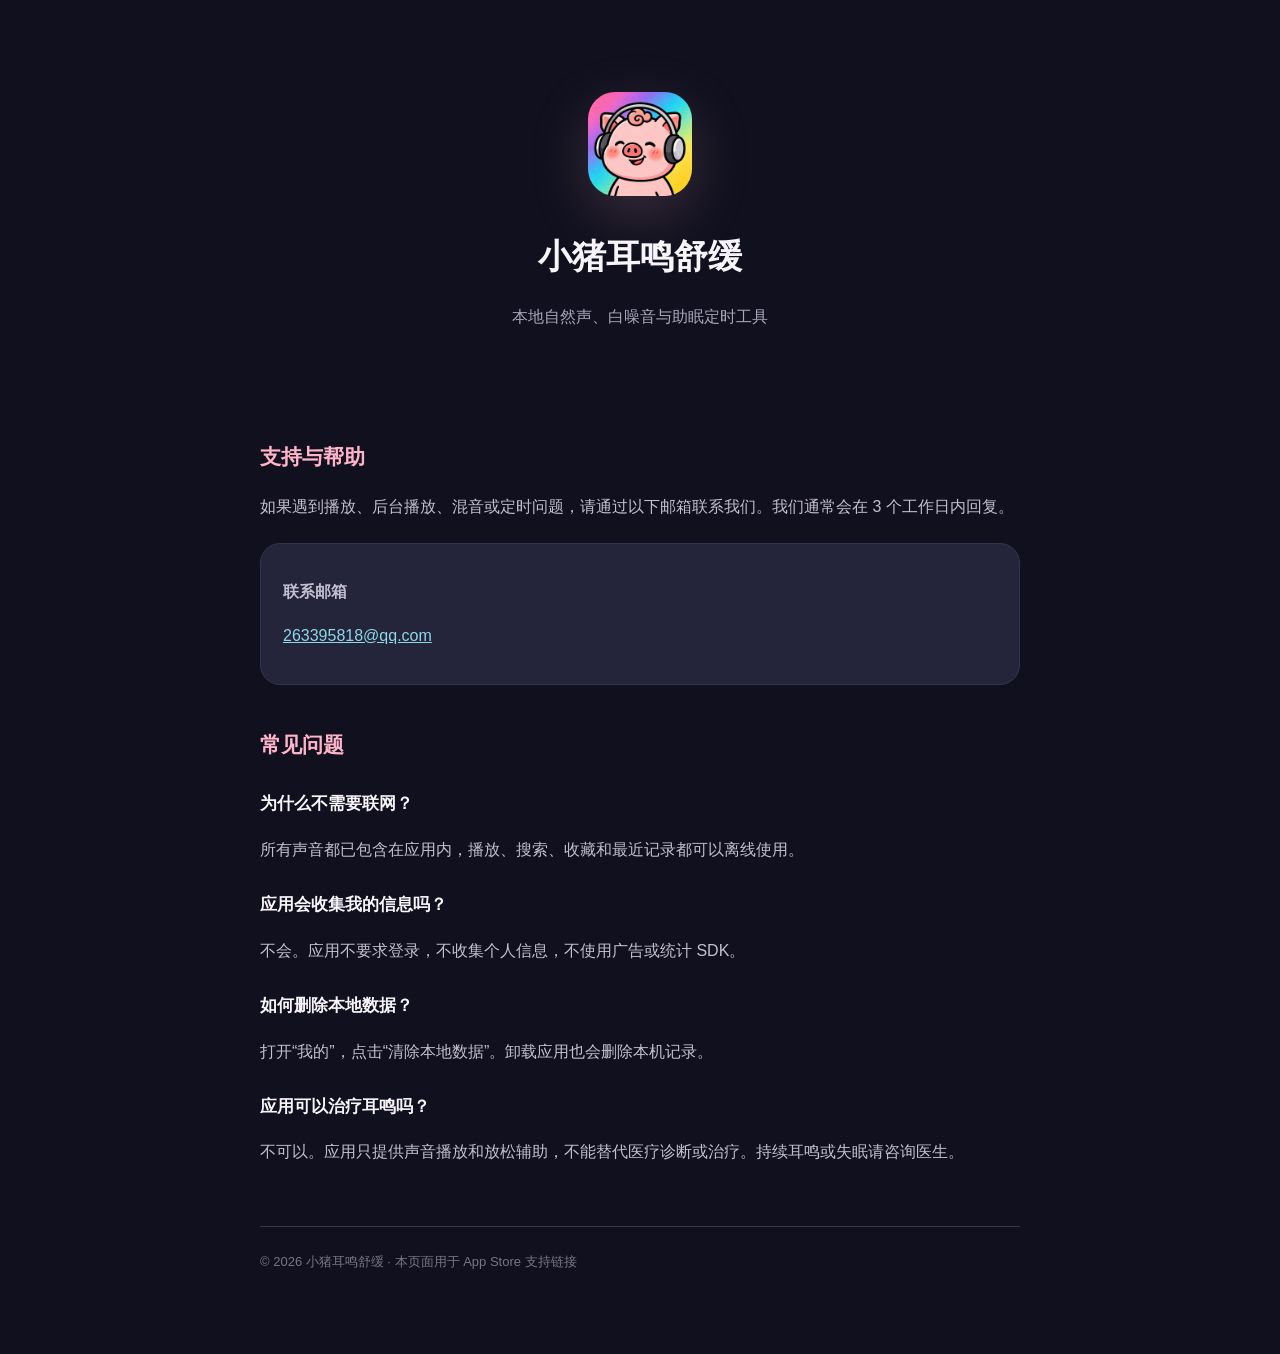
<file: index.html>
<!doctype html>
<html lang="zh-CN">
<head>
  <meta charset="utf-8">
  <meta name="viewport" content="width=device-width,initial-scale=1">
  <title>小猪耳鸣舒缓 - 支持</title>
  <link rel="stylesheet" href="style.css">
</head>
<body>
<main>
  <div class="hero">
    <img src="icon.png" alt="小猪耳鸣舒缓图标">
    <h1>小猪耳鸣舒缓</h1>
    <p class="lead">本地自然声、白噪音与助眠定时工具</p>
  </div>
  <h2>支持与帮助</h2>
  <p>如果遇到播放、后台播放、混音或定时问题，请通过以下邮箱联系我们。我们通常会在 3 个工作日内回复。</p>
  <div class="card">
    <p><strong>联系邮箱</strong></p>
    <p><a href="mailto:263395818@qq.com">263395818@qq.com</a></p>
  </div>
  <h2>常见问题</h2>
  <h3>为什么不需要联网？</h3>
  <p>所有声音都已包含在应用内，播放、搜索、收藏和最近记录都可以离线使用。</p>
  <h3>应用会收集我的信息吗？</h3>
  <p>不会。应用不要求登录，不收集个人信息，不使用广告或统计 SDK。</p>
  <h3>如何删除本地数据？</h3>
  <p>打开“我的”，点击“清除本地数据”。卸载应用也会删除本机记录。</p>
  <h3>应用可以治疗耳鸣吗？</h3>
  <p>不可以。应用只提供声音播放和放松辅助，不能替代医疗诊断或治疗。持续耳鸣或失眠请咨询医生。</p>
  <footer>© 2026 小猪耳鸣舒缓 · 本页面用于 App Store 支持链接</footer>
</main>
</body>
</html>
</file>
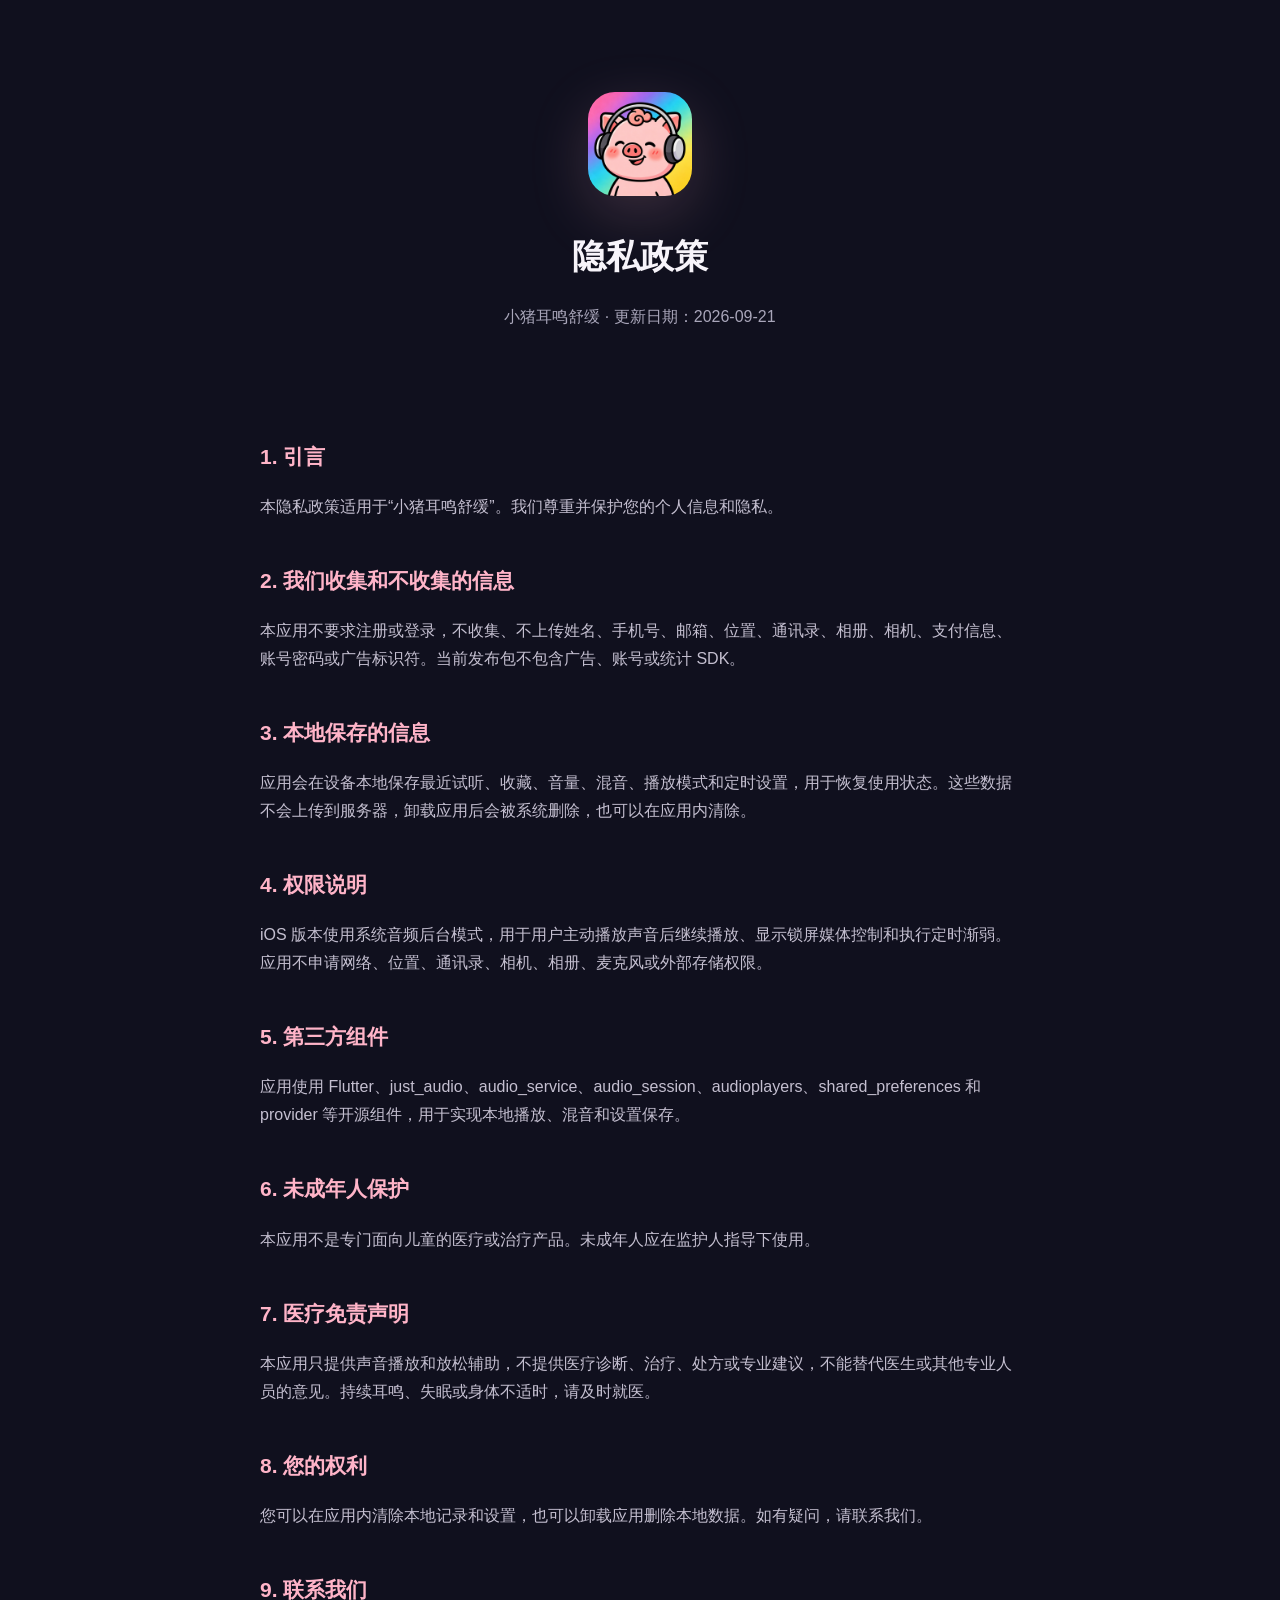
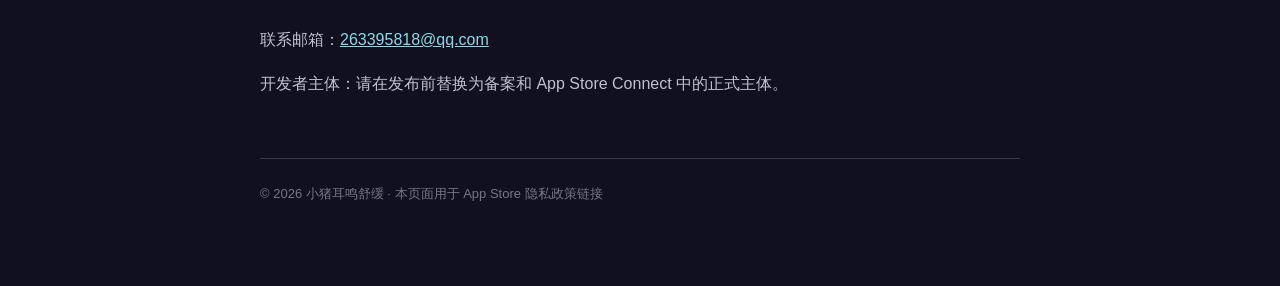
<file: privacy.html>
<!doctype html>
<html lang="zh-CN">
<head>
  <meta charset="utf-8">
  <meta name="viewport" content="width=device-width,initial-scale=1">
  <title>小猪耳鸣舒缓 - 隐私政策</title>
  <link rel="stylesheet" href="style.css">
</head>
<body>
<main>
  <div class="hero">
    <img src="icon.png" alt="小猪耳鸣舒缓图标">
    <h1>隐私政策</h1>
    <p class="lead">小猪耳鸣舒缓 · 更新日期：2026-09-21</p>
  </div>
  <h2>1. 引言</h2>
  <p>本隐私政策适用于“小猪耳鸣舒缓”。我们尊重并保护您的个人信息和隐私。</p>
  <h2>2. 我们收集和不收集的信息</h2>
  <p>本应用不要求注册或登录，不收集、不上传姓名、手机号、邮箱、位置、通讯录、相册、相机、支付信息、账号密码或广告标识符。当前发布包不包含广告、账号或统计 SDK。</p>
  <h2>3. 本地保存的信息</h2>
  <p>应用会在设备本地保存最近试听、收藏、音量、混音、播放模式和定时设置，用于恢复使用状态。这些数据不会上传到服务器，卸载应用后会被系统删除，也可以在应用内清除。</p>
  <h2>4. 权限说明</h2>
  <p>iOS 版本使用系统音频后台模式，用于用户主动播放声音后继续播放、显示锁屏媒体控制和执行定时渐弱。应用不申请网络、位置、通讯录、相机、相册、麦克风或外部存储权限。</p>
  <h2>5. 第三方组件</h2>
  <p>应用使用 Flutter、just_audio、audio_service、audio_session、audioplayers、shared_preferences 和 provider 等开源组件，用于实现本地播放、混音和设置保存。</p>
  <h2>6. 未成年人保护</h2>
  <p>本应用不是专门面向儿童的医疗或治疗产品。未成年人应在监护人指导下使用。</p>
  <h2>7. 医疗免责声明</h2>
  <p>本应用只提供声音播放和放松辅助，不提供医疗诊断、治疗、处方或专业建议，不能替代医生或其他专业人员的意见。持续耳鸣、失眠或身体不适时，请及时就医。</p>
  <h2>8. 您的权利</h2>
  <p>您可以在应用内清除本地记录和设置，也可以卸载应用删除本地数据。如有疑问，请联系我们。</p>
  <h2>9. 联系我们</h2>
  <p>联系邮箱：<a href="mailto:263395818@qq.com">263395818@qq.com</a></p>
  <p>开发者主体：请在发布前替换为备案和 App Store Connect 中的正式主体。</p>
  <footer>© 2026 小猪耳鸣舒缓 · 本页面用于 App Store 隐私政策链接</footer>
</main>
</body>
</html>
</file>
<file: style.css>
:root { color-scheme: dark; }
* { box-sizing: border-box; }
body { margin: 0; background: #10101e; color: #f7f4fa; font-family: -apple-system, BlinkMacSystemFont, "PingFang SC", "Microsoft YaHei", sans-serif; line-height: 1.75; }
main { width: min(760px, calc(100% - 40px)); margin: 0 auto; padding: 64px 0 80px; }
.hero { text-align: center; padding: 28px 0 50px; }
.hero img { width: 104px; height: 104px; border-radius: 27px; box-shadow: 0 18px 60px rgba(255,180,200,.18); }
h1 { font-size: 34px; margin: 22px 0 6px; }
h2 { margin-top: 42px; color: #ffb4c8; font-size: 21px; }
h3 { margin-top: 26px; font-size: 17px; }
p { color: #c4bfd0; }
.lead { color: #a9a6ba; }
.card { background: #24243a; border: 1px solid #34344f; border-radius: 20px; padding: 18px 22px; margin: 22px 0; }
a { color: #8fd8e8; }
footer { margin-top: 60px; padding-top: 24px; border-top: 1px solid #34344f; color: #777488; font-size: 13px; }
</file>
